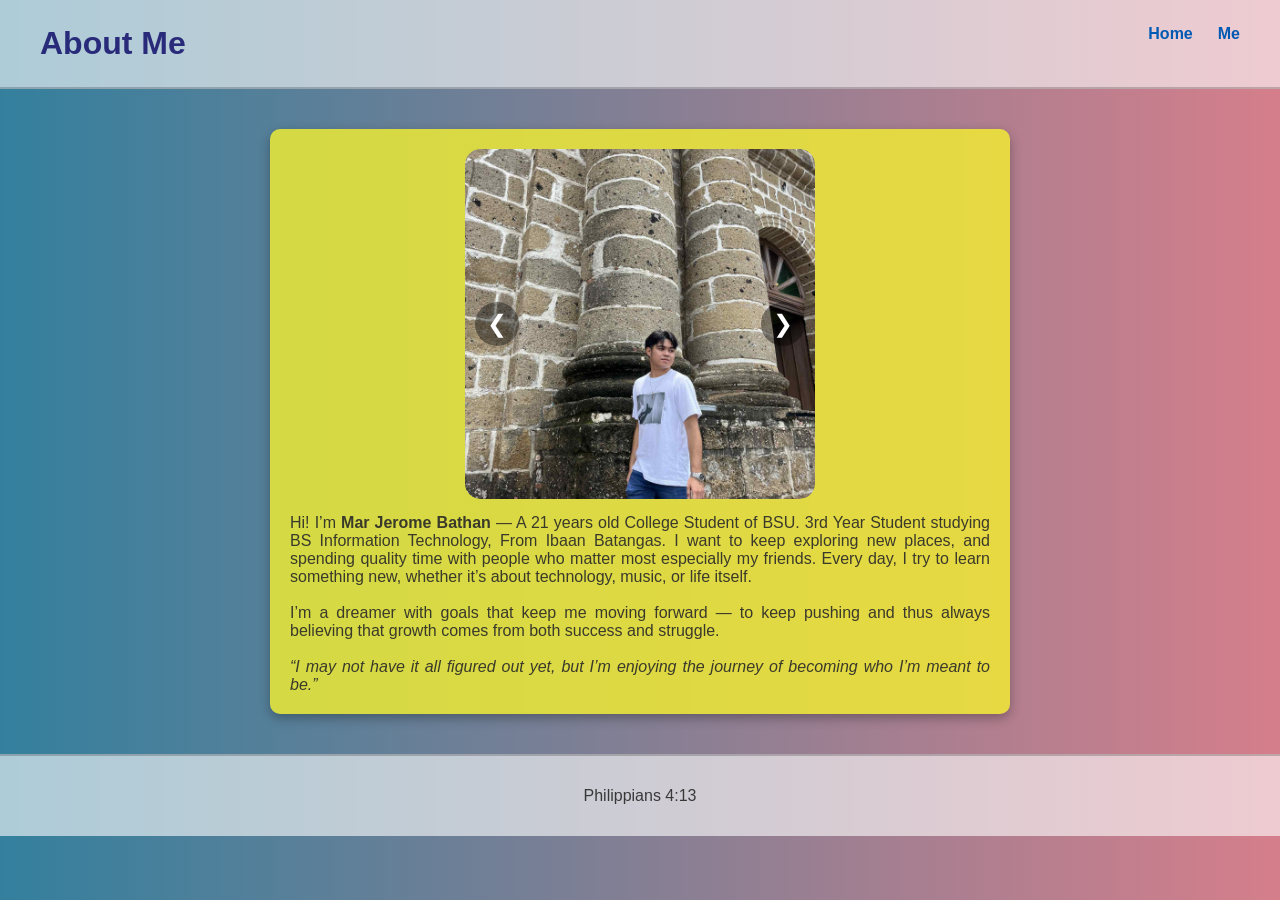
<file: index.html>
<!DOCTYPE html>
<html lang="en">
<head>
  <meta charset="UTF-8" />
  <meta name="viewport" content="width=device-width, initial-scale=1.0" />
  <title>About Me – MJ</title>
  <link rel="stylesheet" href="assets/about.css" />
</head>
<body>
  <header>
    <div>
      <h1>About Me</h1>
    </div>
    <ul>
      <li><a href="index.html">Home</a></li>
      <li><a href="assets/me.html">Me</a></li>
    </ul>
  </header>

  <main>
    <div class="intro-text">

      <!-- Swipeable image slider -->
      <div class="image-slider" id="slider">
        <div class="slider-track" id="track">
          <img src="assets/pics/1a73a79a-d123-49c4-a1b3-858365478241.jpg" alt="MJ Photo 1">
          <img src="assets/pics/mj-photo-2.jpg" alt="MJ Photo 2">
          <img src="assets/pics/mj-photo-3.jpg" alt="MJ Photo 3">
        </div>
        <button class="arrow left" id="prev">&#10094;</button>
        <button class="arrow right" id="next">&#10095;</button>
      </div>

      <figcaption>
        
          Hi! I’m <strong>Mar Jerome Bathan</strong> — A 21 years old College Student of BSU.
        3rd Year Student studying BS Information Technology, From Ibaan Batangas. I want to keep exploring new places,
        and spending quality time with people who matter most especially my friends.
        Every day, I try to learn something new, whether it’s about technology, music, or life itself.
        <br><br>
        I’m a dreamer with goals that keep me moving forward — to keep pushing and thus always believing that growth comes from both success and struggle.
        <br><br>
        <em>“I may not have it all figured out yet, but I’m enjoying the journey of becoming who I’m meant to be.”</em>
      </figcaption>
    </div>
  </main>

  <footer>
    <p>Philippians 4:13</p>
  </footer>

  <script>
    const track = document.getElementById('track');
    const prev = document.getElementById('prev');
    const next = document.getElementById('next');
    const slides = document.querySelectorAll('#track img');
    const totalSlides = slides.length;
    let index = 0;
    let startX = 0;
    let isDragging = false;
    let currentTranslate = 0;
    let prevTranslate = 0;

    function updateSlider() {
      track.style.transform = `translateX(-${index * 350}px)`;
    }

    next.addEventListener('click', () => {
      index = (index + 1) % totalSlides;
      updateSlider();
    });

    prev.addEventListener('click', () => {
      index = (index - 1 + totalSlides) % totalSlides;
      updateSlider();
    });

    // Touch events
    track.addEventListener('touchstart', startDrag);
    track.addEventListener('touchmove', dragMove);
    track.addEventListener('touchend', endDrag);

    // Mouse drag
    track.addEventListener('mousedown', startDrag);
    track.addEventListener('mousemove', dragMove);
    track.addEventListener('mouseup', endDrag);
    track.addEventListener('mouseleave', endDrag);

    function startDrag(e) {
      isDragging = true;
      startX = getPositionX(e);
      track.style.transition = 'none';
    }

    function dragMove(e) {
      if (!isDragging) return;
      const currentX = getPositionX(e);
      const diff = currentX - startX;
      currentTranslate = prevTranslate + diff;
      track.style.transform = `translateX(${currentTranslate}px)`;
    }

    function endDrag() {
      if (!isDragging) return;
      isDragging = false;
      const movedBy = currentTranslate - prevTranslate;
      if (movedBy < -100 && index < totalSlides - 1) index++;
      if (movedBy > 100 && index > 0) index--;
      updateSlider();
      prevTranslate = -index * 350;
      track.style.transition = 'transform 0.4s ease';
    }

    function getPositionX(e) {
      return e.type.includes('mouse') ? e.pageX : e.touches[0].clientX;
    }

    slides.forEach(img => img.addEventListener('dragstart', e => e.preventDefault()));
  </script>
</body>
</html>
</file>
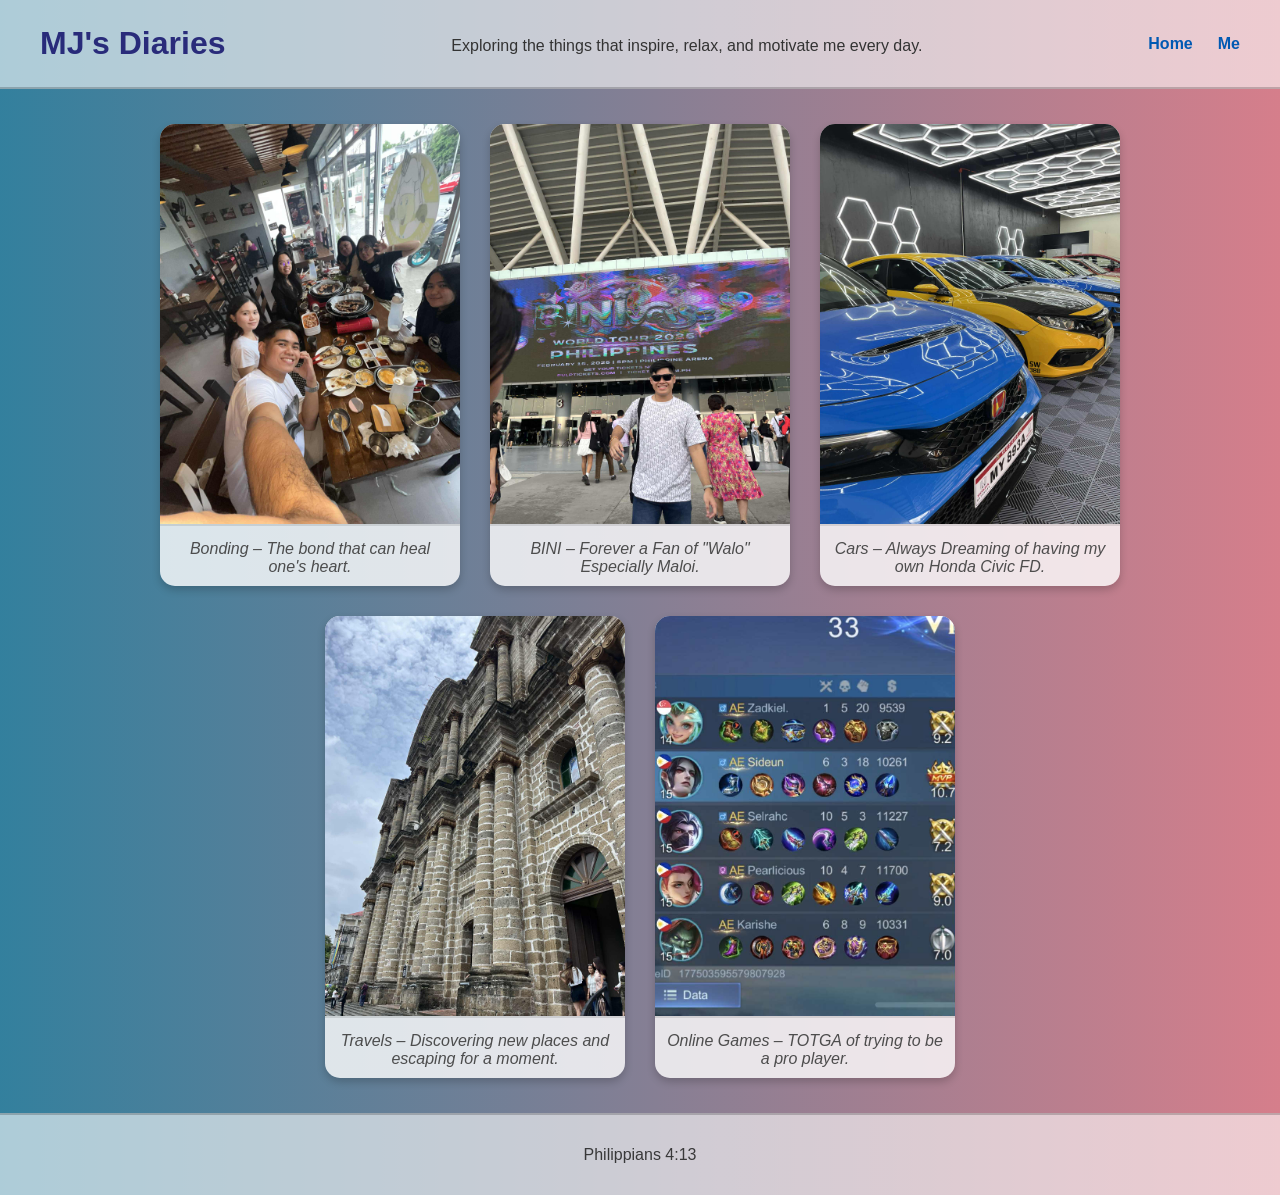
<file: assets/me.html>
<!DOCTYPE html>
<html lang="en">
<head>
    <meta charset="UTF-8">
    <meta name="viewport" content="width=device-width, initial-scale=1.0">
    <title>My Personal Interests</title>
    <link rel="stylesheet" href="style.css">
    <script defer src="script.js"></script>
</head>
<body>
    <header>
        <h1>MJ's Diaries</h1>
        <p>Exploring the things that inspire, relax, and motivate me every day.</p>
                 
        <ul>
                    <li> <a href="../index.html">Home</a> </li>
                    <li> <a href="me.html"> Me </a></li>
        </ul>   

                
    </header>

    <main>
        <section>
            <figure class="interest-box">
                <img src="pics/eaf0a629-df89-4f39-abfe-83c226d86734.jpg" alt="Traveling">
                <figcaption> Bonding – The bond that can heal one's heart.</figcaption>
            </figure>
        </section>

        <section>
            <figure class="interest-box">
                <img src="pics/f35c6b8c-fa1b-4b9f-ac60-4e6c12356253.jpg" alt="Music">
                <figcaption>BINI – Forever a Fan of "Walo" Especially Maloi.</figcaption>
            </figure>
        </section>

        <section>
            <figure class="interest-box">
                <img src="pics/108b84fd-410d-4826-90ed-834f172a7e9f.jpg" alt="Coding">
                <figcaption> Cars – Always Dreaming of  having my own Honda Civic FD.</figcaption>
            </figure>
        </section>

        <section>
            <figure class="interest-box">
                <img src="pics/333da0b6-a92b-444f-bd13-a3d8108d2629.jpg" alt="Reading">
                <figcaption>Travels – Discovering new places and escaping for a moment.</figcaption>
            </figure>
        </section>

        <section>
            <figure class="interest-box">
                <img src="pics/47d137df-456b-4210-84ce-0d1f122c8351.jpg" alt="Cooking">
                <figcaption>Online Games – TOTGA of trying to be a pro player.</figcaption>
            </figure>
        </section>
    </main>

    <button id="topBtn">Back to Top</button>

    <footer>
        <p> Philippians 4:13 </p>
    </footer>
</body>
</html>
</file>
<file: assets/about.css>
/* --- General Layout --- */
body {
  font-family: "Poppins", "Trebuchet MS", Verdana, sans-serif;
  margin: 0;
  background: linear-gradient(to right, rgba(0, 96, 133, 0.8), rgba(203, 94, 110, 0.8));
  color: rgba(40, 40, 40, 0.9);
}

/* --- Header --- */
header {
  background-color: rgba(255, 255, 255, 0.6);
  border-bottom: 2px solid rgba(0, 0, 0, 0.2);
  padding: 25px 40px;
  display: flex;
  justify-content: space-between;
  align-items: right;
  flex-wrap: wrap;
}

/* --- Header Text --- */
header h1 {
  color: rgba(25, 25, 112, 0.9);
  margin: 0;
}


/* --- Navigation --- */
header ul {
  list-style: none;
  margin: 0;
  padding: 0;
  display: flex;
  gap: 25px;
}

header li {
  display: inline-block;
}

header a {
  position: relative;
  text-decoration: none;
  color: #0059b3;
  font-weight: 600;
  font-size: 16px;
  transition: color 0.3s ease;
}

header a::after {
  content: "";
  position: absolute;
  left: 0;
  bottom: -4px;
  width: 0%;
  height: 2px;
  background-color: #0059b3;
  transition: width 0.3s ease;
}

header a:hover {
  color: #003d80;
}

header a:hover::after {
  width: 100%;
}

/* --- Main Content --- */
main {
  display: flex;
  flex-wrap: nowrap;
  justify-content: center;
  padding: 20px;
}

#topBtn:hover {
  background-color: rgba(72, 61, 139, 0.9);
}

/* --- Footer --- */
footer {
  text-align: center;
  padding: 15px;
  background: rgba(255, 255, 255, 0.6);
  border-top: 2px solid rgba(0, 0, 0, 0.2);
}

/* --- Intro Text --- */
.intro-text {
  max-width: 800px;
  margin: 20px auto;
  background: rgba(244, 241, 48, 0.8);
  padding: 20px;
  border-radius: 10px;
  box-shadow: 0 4px 12px rgba(0, 0, 0, 0.3);
  text-align: center;
}

/* --- Image Slider Styles --- */
.image-slider {
  position: relative;
  width: 350px;
  height: 350px;
  margin: 0 auto;
  overflow: hidden;
  border-radius: 15px;
}

.slider-track {
  display: flex;
  transition: transform 0.4s ease;
  width: 100%;
  height: 100%;
}

.slider-track img {
  width: 350px;
  height: 350px;
  object-fit: cover;
  border-radius: 15px;
  flex-shrink: 0;
}

.arrow {
  position: absolute;
  top: 50%;
  transform: translateY(-50%);
  background-color: rgba(0, 0, 0, 0.4);
  color: white;
  border: none;
  font-size: 24px;
  cursor: pointer;
  padding: 8px 12px;
  border-radius: 50%;
  z-index: 10;
}

.arrow:hover {
  background-color: rgba(0, 0, 0, 0.6);
}

.arrow.left {
  left: 10px;
}

.arrow.right {
  right: 10px;
}

figcaption {
  margin-top: 15px;
  text-align: justify;
  max-width: 700px;
  margin-left: auto;
  margin-right: auto;
}
</file>
<file: assets/style.css>
/* --- General Layout --- */
body {
    font-family: "Poppins", "Trebuchet MS", Verdana, sans-serif;
    margin: 0;
    background: linear-gradient(to right, rgba(0, 96, 133, 0.8), rgba(203, 94, 110, 0.8));
    color: rgba(40, 40, 40, 0.9);
}

/* --- Header --- */
header {
    background-color: rgba(255, 255, 255, 0.6);
    border-bottom: 2px solid rgba(0, 0, 0, 0.2);
    padding: 25px 40px;
    display: flex;
    justify-content: space-between; /* title on left, nav on right */
    align-items: center;
    flex-wrap: wrap;
}

/* --- Header Text --- */
header h1 {
    color: rgba(25, 25, 112, 0.9);
    margin: 0;
}

header p {
    margin: 5px 0 0;
    color: #333;
    font-weight: 500;
}

/* --- Navigation --- */
header ul {
    list-style: none;
    margin: 0;
    padding: 0;
    display: flex;
    gap: 25px; /* spacing between links */
}

header li {
    display: inline-block;
}

header a {
    position: relative;
    text-decoration: none;
    color: #0059b3;
    font-weight: 600;
    font-size: 16px;
    transition: color 0.3s ease;
}

/* --- Blue Line Animation --- */
header a::after {
    content: "";
    position: absolute;
    left: 0;
    bottom: -4px;
    width: 0%;
    height: 2px;
    background-color: #0059b3;
    transition: width 0.3s ease;
}

header a:hover {
    color: #003d80;
}

header a:hover::after {
    width: 100%;
}

/* --- Main Content --- */
main {
    display: flex;
    flex-wrap: wrap;
    justify-content: center;
    padding: 20px;
}

/* --- Interest Boxes --- */
.interest-box {
    background: rgba(255, 255, 255, 0.8);
    margin: 15px;
    border-radius: 15px;
    box-shadow: 0 4px 8px rgba(0, 0, 0, 0.2);
    overflow: hidden;
    width: 300px;
    text-align: center;
    transition: transform 0.3s ease, box-shadow 0.3s ease;
}

/* ✅ Hover Effect */
.interest-box:hover {
    transform: translateY(-10px) scale(1.05);
    box-shadow: 0 12px 20px rgba(0, 0, 0, 0.3);
}

.interest-box img {
    width: 100%;
    border-bottom: 2px solid rgba(0, 0, 0, 0.1);
    transition: transform 0.3s ease;
}

/* Optional: image zoom on hover */
.interest-box:hover img {
    transform: scale(1.05);
}

.interest-box figcaption {
    padding: 10px;
    font-style: italic;
    color: rgba(60, 60, 60, 0.9);
}

/* --- Back to Top Button --- */
#topBtn {
    display: none;
    position: fixed;
    bottom: 20px;
    right: 20px;
    background-color: rgba(25, 25, 112, 0.8);
    color: white;
    border: none;
    border-radius: 10px;
    padding: 12px 18px;
    cursor: pointer;
    font-weight: bold;
    transition: 0.3s;
}

#topBtn:hover {
    background-color: rgba(72, 61, 139, 0.9);
}

/* --- Footer --- */
footer {
    text-align: center;
    padding: 15px;
    background: rgba(255, 255, 255, 0.6);
    border-top: 2px solid rgba(0, 0, 0, 0.2);
}
</file>
